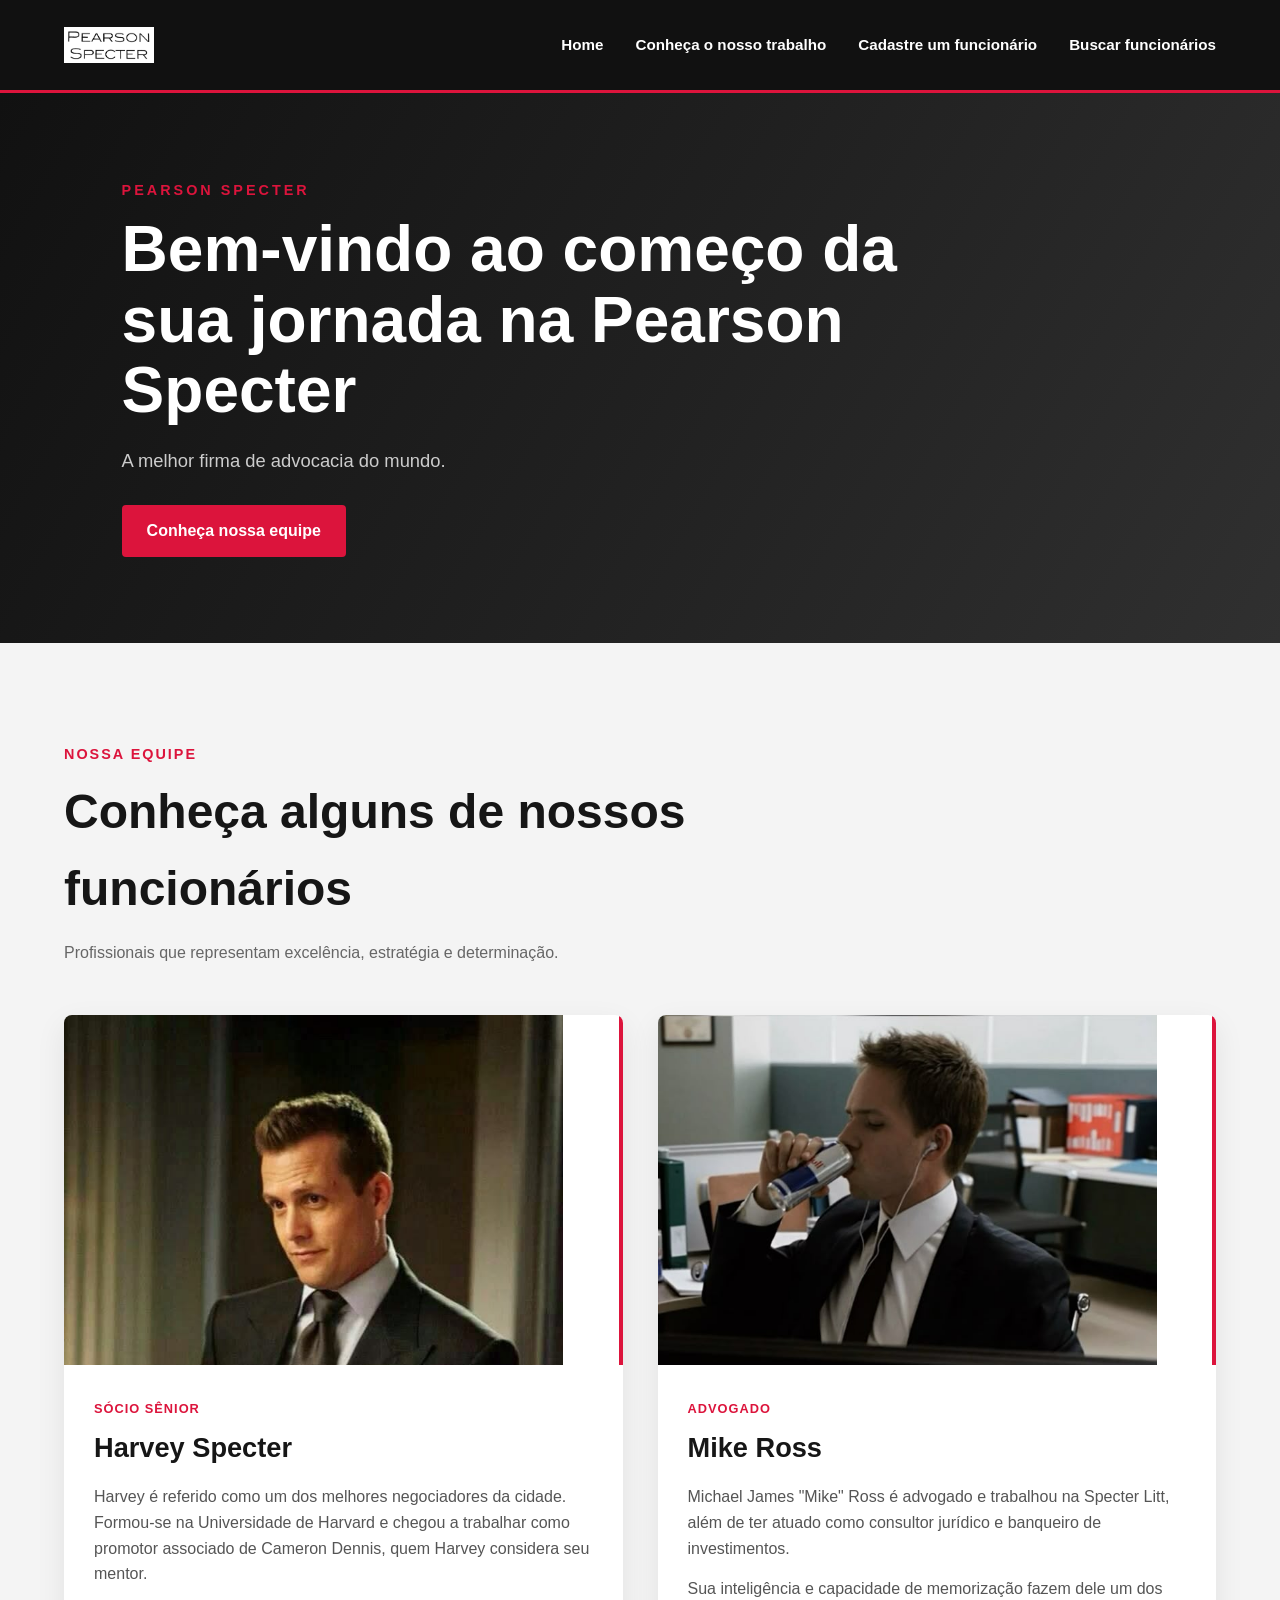
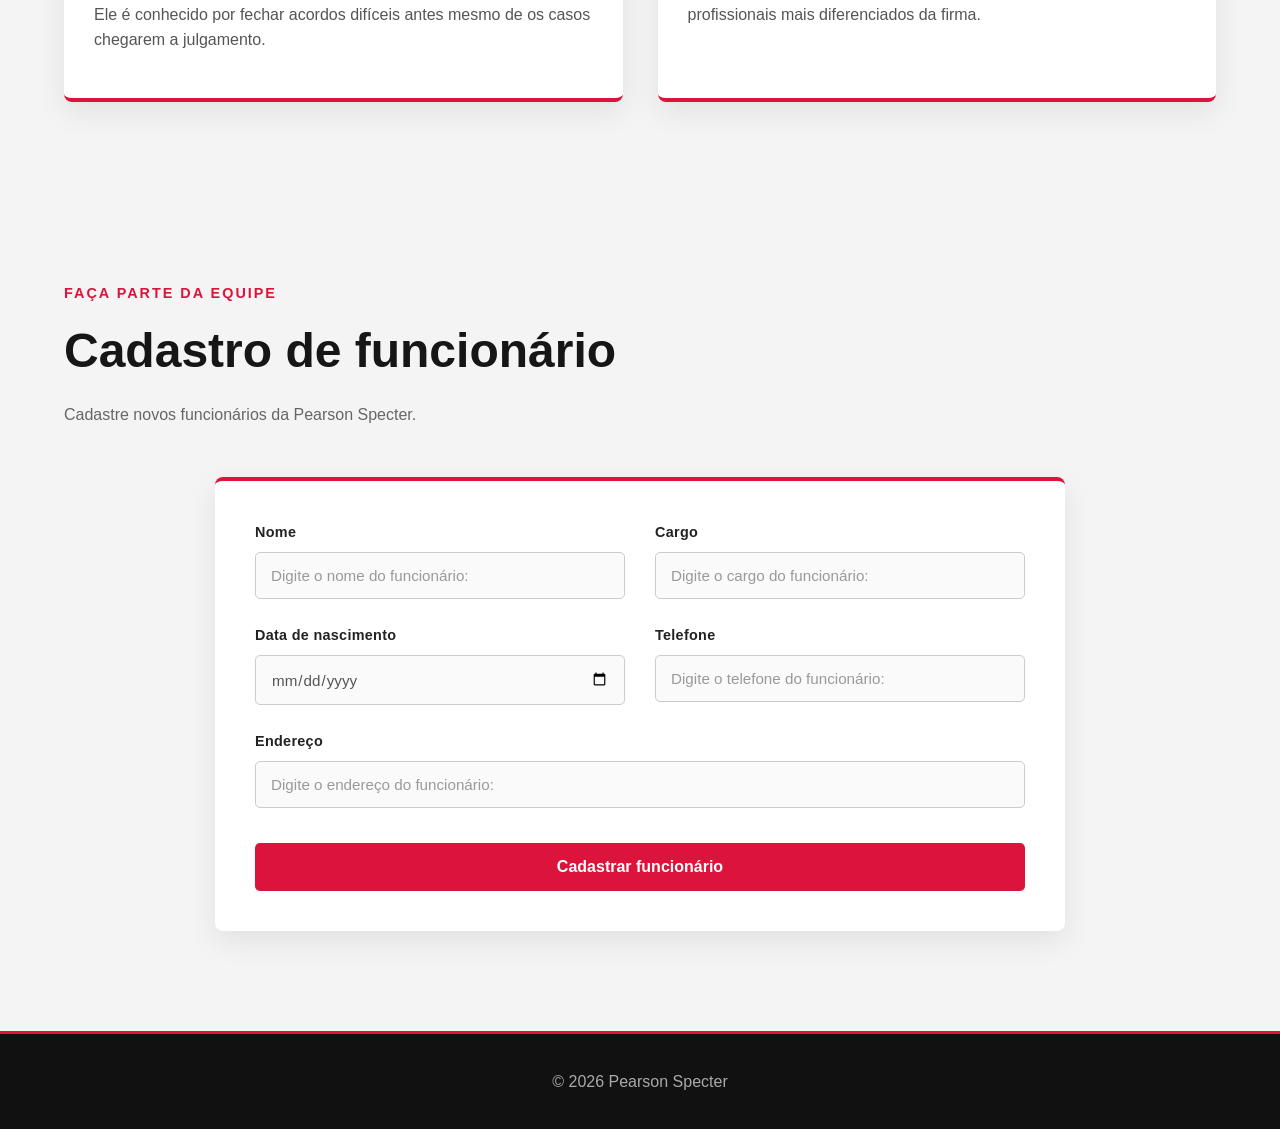
<file: company/index.html>
<!DOCTYPE html>
<html lang="pt-br">

<head>
    <meta charset="UTF-8">
    <meta name="viewport" content="width=device-width, initial-scale=1.0">

    <title>Pearson Specter - Cadastro Funcionário</title>

    <link rel="stylesheet" href="./css/index.css">
</head>

<body>

    <header class="header">
        <nav class="nav">

            <div id="logo">
                <a href="index.html">
                    <img
                        src="./img/Pearson_Specter.webp"
                        alt="Logo Pearson Specter">
                </a>
            </div>

            <ul id="links">
                <li>
                    <a href="#home">Home</a>
                </li>

                <li>
                    <a href="#funcionarios">Conheça o nosso trabalho</a>
                </li>

                <li>
                    <a href="#cadastro">Cadastre um funcionário</a>
                </li>
                <li>
                    <a href="search.html">Buscar funcionários</a>
                </li>
            </ul>

        </nav>
    </header>


    <main>

        <section id="home" class="hero">

            <div class="hero-content">

                <span class="hero-subtitle">
                    Pearson Specter
                </span>

                <h1>
                    Bem-vindo ao começo da sua jornada na Pearson Specter
                </h1>

                <p>
                    A melhor firma de advocacia do mundo.
                </p>

                <a href="#funcionarios" class="hero-button">
                    Conheça nossa equipe
                </a>

            </div>

        </section>


        <section id="funcionarios" class="employees-section">

            <div class="section-title">

                <span>Nossa equipe</span>

                <h2>
                    Conheça alguns de nossos funcionários
                </h2>

                <p>
                    Profissionais que representam excelência,
                    estratégia e determinação.
                </p>

            </div>


            <div class="cards">

                <article class="card">

                    <div class="card-image">
                        <img
                            src="./img/harvey1.jpg"
                            alt="Harvey Specter">
                    </div>

                    <div class="card-content">

                        <span class="position">
                            Sócio Sênior
                        </span>

                        <h3>Harvey Specter</h3>

                        <p>
                            Harvey é referido como um dos melhores
                            negociadores da cidade. Formou-se na
                            Universidade de Harvard e chegou a trabalhar
                            como promotor associado de Cameron Dennis,
                            quem Harvey considera seu mentor.
                        </p>

                        <p>
                            Ele é conhecido por fechar acordos difíceis
                            antes mesmo de os casos chegarem a julgamento.
                        </p>

                    </div>

                </article>


                <article class="card">

                    <div class="card-image">
                        <img
                            src="./img/Suits _ Mike Ross.jpg"
                            alt="Mike Ross">
                    </div>

                    <div class="card-content">

                        <span class="position">
                            Advogado
                        </span>

                        <h3>Mike Ross</h3>

                        <p>
                            Michael James "Mike" Ross é advogado e
                            trabalhou na Specter Litt, além de ter atuado
                            como consultor jurídico e banqueiro de
                            investimentos.
                        </p>

                        <p>
                            Sua inteligência e capacidade de memorização
                            fazem dele um dos profissionais mais
                            diferenciados da firma.
                        </p>

                    </div>

                </article>

            </div>

        </section>


        <section id="cadastro" class="register-section">

            <div class="section-title">

                <span>Faça parte da equipe</span>

                <h2>Cadastro de funcionário</h2>

                <p>
                    Cadastre novos funcionários da Pearson Specter.
                </p>

            </div>

            <form action="./php/insert.php" method="post">
                <div class="fields">
                    <label for="name">Nome</label>
                    <input type="text" name="name" placeholder="Digite o nome do funcionário:" required>
                </div>
                <div class="fields">
                    <label for="position">Cargo</label>
                    <input type="text" name="position" placeholder="Digite o cargo do funcionário:" required>
                </div>
                <div class="fields">
                    <label for="date">Data de nascimento</label>
                    <input type="date" name="birthdate" id="date">
                </div>
                <div class="fields">
                    <label for="phone">Telefone</label>
                    <input type="text" name="phone" placeholder="Digite o telefone do funcionário:" maxlength="15" required>
                </div>
                <div class="fields">
                    <label for="address">Endereço</label>
                    <input type="text" name="address" placeholder="Digite o endereço do funcionário:" required>
                </div>
                <button type="submit">Cadastrar funcionário</button>
            </form>

        </section>

    </main>


    <footer class="footer">

        <p>
            © 2026 Pearson Specter
        </p>

    </footer>

</body>

</html>
</file>
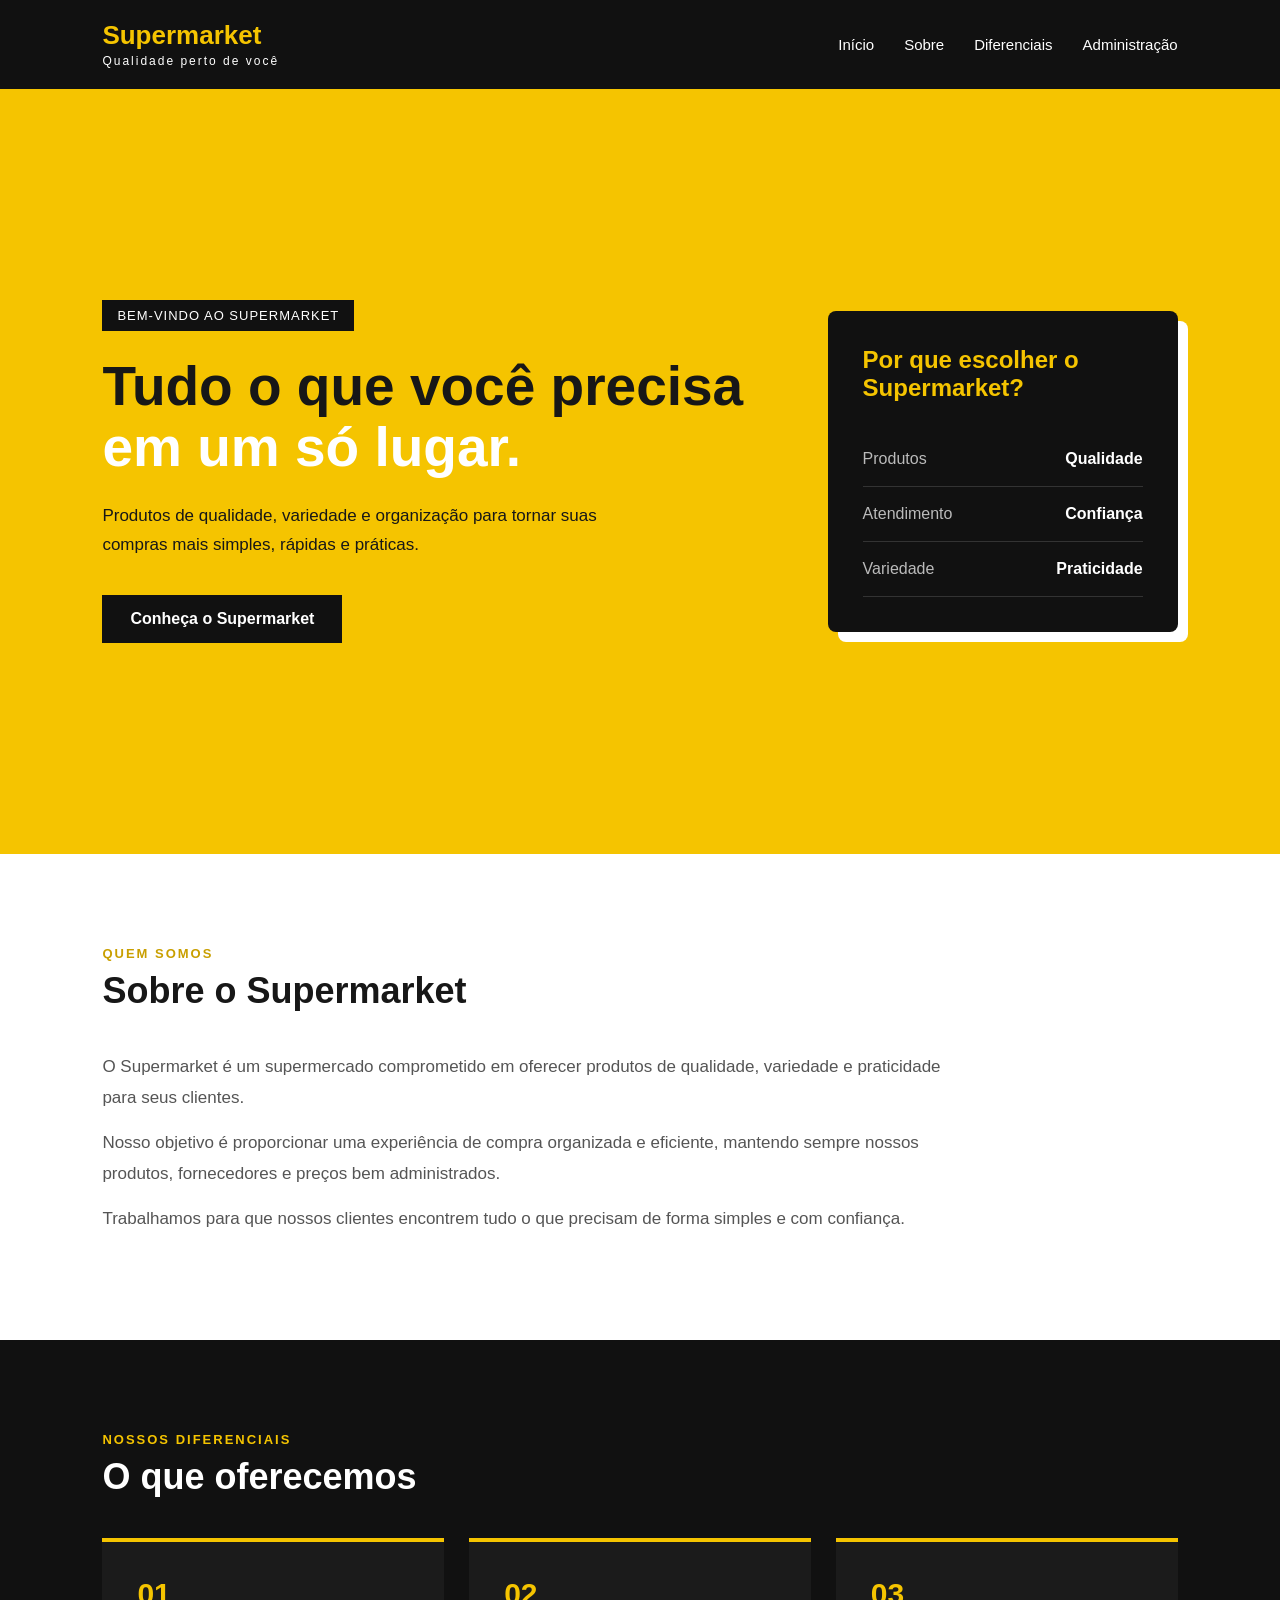
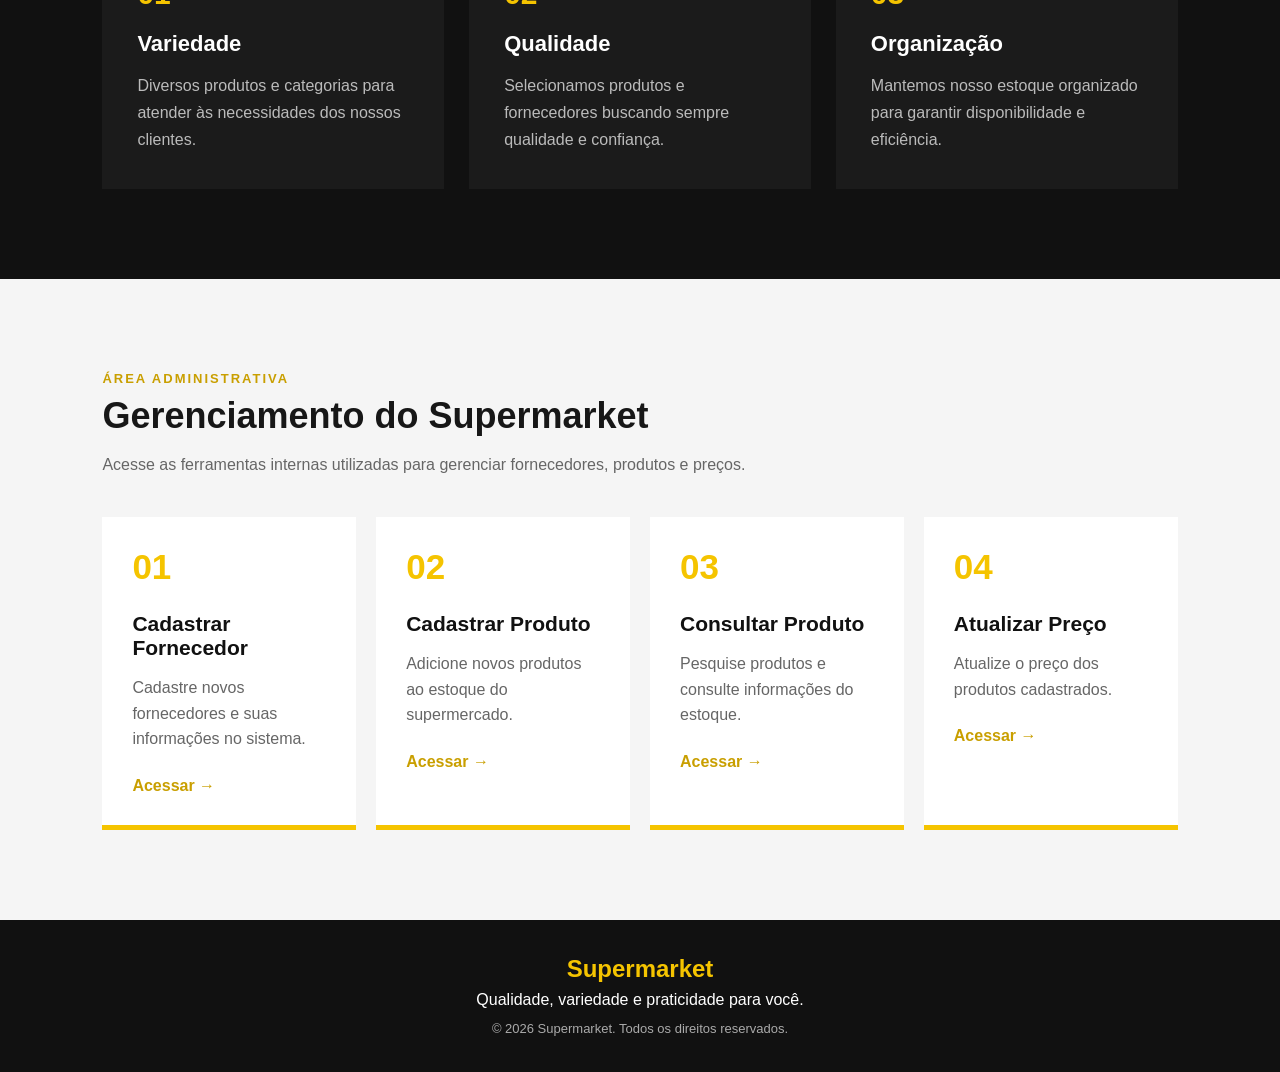
<file: supermarket/index.html>
<!DOCTYPE html>
<html lang="pt-br">

<head>
    <meta charset="UTF-8">
    <meta name="viewport" content="width=device-width, initial-scale=1.0">

    <title>Supermarket</title>

    <link rel="stylesheet" href="./css/style.css">
</head>

<body>

    <header class="header">

        <div class="logo">
            <h1>Supermarket</h1>
            <span>Qualidade perto de você</span>
        </div>

        <nav class="navbar">
            <a href="#home">Início</a>
            <a href="#about">Sobre</a>
            <a href="#benefits">Diferenciais</a>
            <a href="#services">Administração</a>
        </nav>

    </header>

    <main>

        <section class="hero" id="home">

            <div class="hero-content">

                <span class="hero-tag">
                    Bem-vindo ao Supermarket
                </span>

                <h2>
                    Tudo o que você precisa
                    <strong>em um só lugar.</strong>
                </h2>

                <p>
                    Produtos de qualidade, variedade e organização para tornar
                    suas compras mais simples, rápidas e práticas.
                </p>

                <a href="#about" class="btn-primary">
                    Conheça o Supermarket
                </a>

            </div>

            <div class="hero-card">

                <h3>Por que escolher o Supermarket?</h3>

                <div class="info">
                    <span>Produtos</span>
                    <strong>Qualidade</strong>
                </div>

                <div class="info">
                    <span>Atendimento</span>
                    <strong>Confiança</strong>
                </div>

                <div class="info">
                    <span>Variedade</span>
                    <strong>Praticidade</strong>
                </div>

            </div>

        </section>


        <section class="about" id="about">

            <div class="section-title">

                <span>Quem Somos</span>

                <h2>Sobre o Supermarket</h2>

            </div>

            <div class="about-content">

                <p>
                    O Supermarket é um supermercado comprometido em oferecer
                    produtos de qualidade, variedade e praticidade para seus
                    clientes.
                </p>

                <p>
                    Nosso objetivo é proporcionar uma experiência de compra
                    organizada e eficiente, mantendo sempre nossos produtos,
                    fornecedores e preços bem administrados.
                </p>

                <p>
                    Trabalhamos para que nossos clientes encontrem tudo o que
                    precisam de forma simples e com confiança.
                </p>

            </div>

        </section>


        <section class="benefits" id="benefits">

            <div class="section-title">

                <span>Nossos Diferenciais</span>

                <h2>O que oferecemos</h2>

            </div>

            <div class="benefits-container">

                <div class="benefit-card">

                    <span>01</span>

                    <h3>Variedade</h3>

                    <p>
                        Diversos produtos e categorias para atender às
                        necessidades dos nossos clientes.
                    </p>

                </div>


                <div class="benefit-card">

                    <span>02</span>

                    <h3>Qualidade</h3>

                    <p>
                        Selecionamos produtos e fornecedores buscando sempre
                        qualidade e confiança.
                    </p>

                </div>


                <div class="benefit-card">

                    <span>03</span>

                    <h3>Organização</h3>

                    <p>
                        Mantemos nosso estoque organizado para garantir
                        disponibilidade e eficiência.
                    </p>

                </div>

            </div>

        </section>


        <section class="services" id="services">

            <div class="section-title">

                <span>Área Administrativa</span>

                <h2>Gerenciamento do Supermarket</h2>

                <p class="section-description">
                    Acesse as ferramentas internas utilizadas para gerenciar
                    fornecedores, produtos e preços.
                </p>

            </div>

            <div class="services-container">


                <a href="./html/register-supplier.html" class="service-card">

                    <div class="card-number">
                        01
                    </div>

                    <h3>Cadastrar Fornecedor</h3>

                    <p>
                        Cadastre novos fornecedores e suas informações no sistema.
                    </p>

                    <span class="card-link">
                        Acessar →
                    </span>

                </a>


                <a href="./html/register-product.php" class="service-card">

                    <div class="card-number">
                        02
                    </div>

                    <h3>Cadastrar Produto</h3>

                    <p>
                        Adicione novos produtos ao estoque do supermercado.
                    </p>

                    <span class="card-link">
                        Acessar →
                    </span>

                </a>


                <a href="./html/consult-product.php" class="service-card">

                    <div class="card-number">
                        03
                    </div>

                    <h3>Consultar Produto</h3>

                    <p>
                        Pesquise produtos e consulte informações do estoque.
                    </p>

                    <span class="card-link">
                        Acessar →
                    </span>

                </a>


                <a href="./html/update-price.php" class="service-card">

                    <div class="card-number">
                        04
                    </div>

                    <h3>Atualizar Preço</h3>

                    <p>
                        Atualize o preço dos produtos cadastrados.
                    </p>

                    <span class="card-link">
                        Acessar →
                    </span>

                </a>

            </div>

        </section>

    </main>


    <footer class="footer">

        <h3>Supermarket</h3>

        <p>
            Qualidade, variedade e praticidade para você.
        </p>

        <span>
            © 2026 Supermarket. Todos os direitos reservados.
        </span>

    </footer>

</body>

</html>
</file>
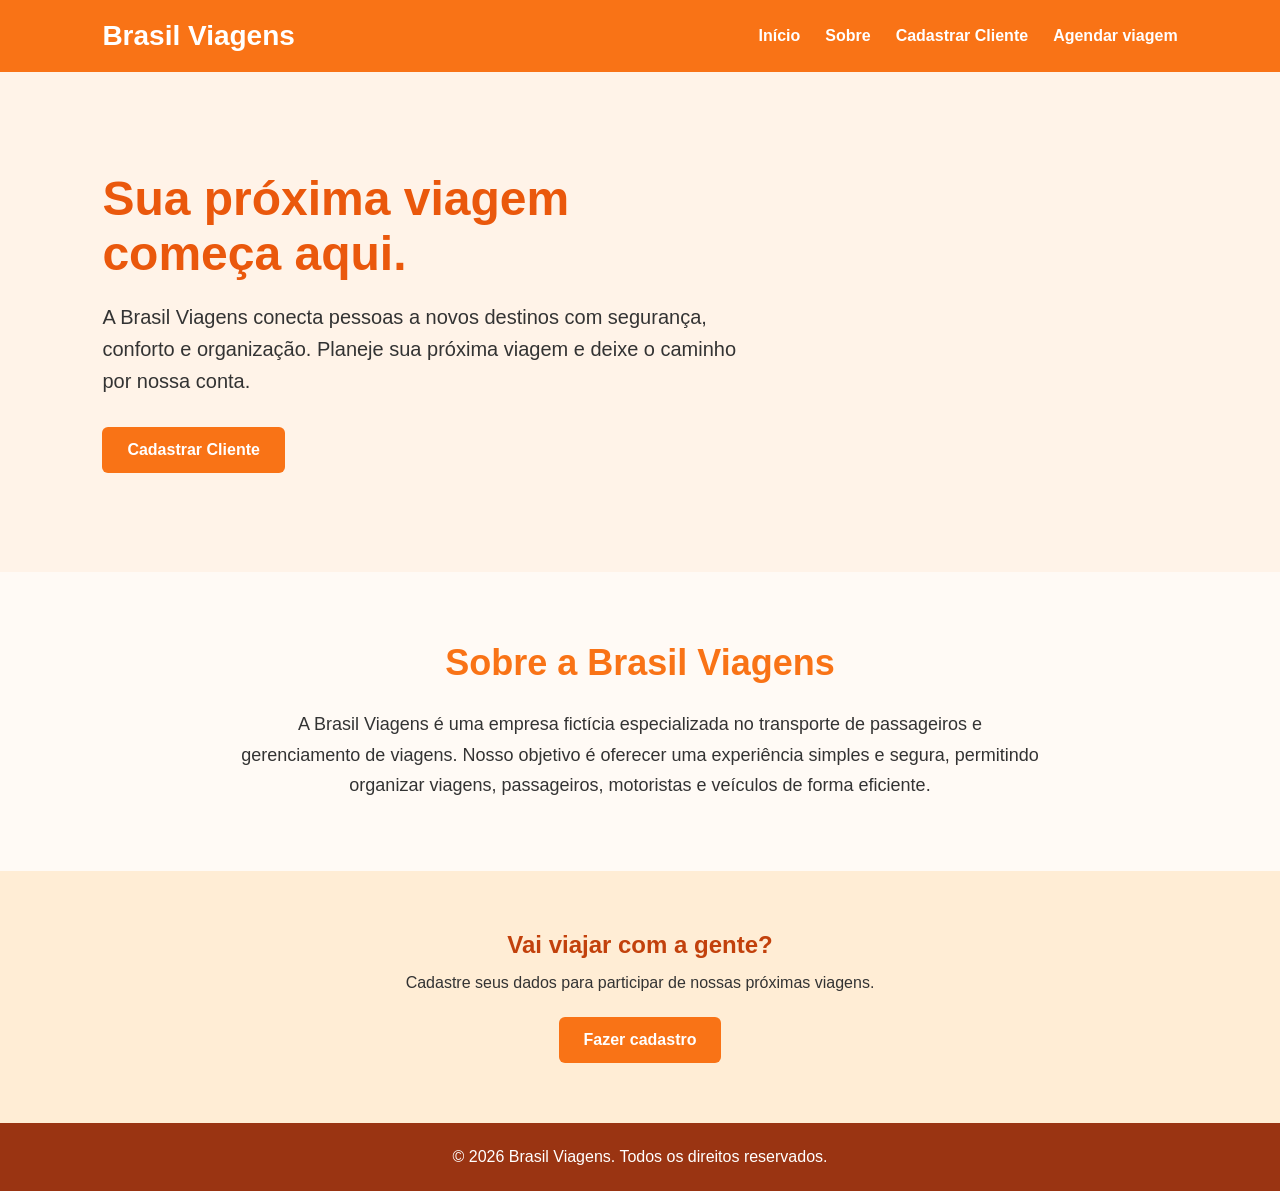
<file: travel/index.html>
<!DOCTYPE html>
<html lang="pt-br">

<head>
    <meta charset="UTF-8">
    <meta name="viewport" content="width=device-width, initial-scale=1.0">
    <title>Brasil Bus</title>
    <link rel="stylesheet" href="css/style.css">
</head>

<body>

    <header class="header">
        <h1 class="logo">Brasil Viagens</h1>

        <nav class="nav">
            <a href="#inicio">Início</a>
            <a href="#sobre">Sobre</a>
            <a href="html/register-client.html">Cadastrar Cliente</a>
            <a href="html/schedule-travel.php">Agendar viagem</a>
        </nav>
    </header>

    <main>

        <section class="introduction" id="inicio">
            <div class="introduction-content">
                <h2>Sua próxima viagem começa aqui.</h2>

                <p>
                    A Brasil Viagens conecta pessoas a novos destinos
                    com segurança, conforto e organização.
                    Planeje sua próxima viagem e deixe o caminho por nossa conta.
                </p>

                <a href="html/register-client.html" class="button">
                    Cadastrar Cliente
                </a>
            </div>
        </section>

        <section class="about" id="sobre">
            <h2>Sobre a Brasil Viagens</h2>

            <p>
                A Brasil Viagens é uma empresa fictícia especializada no transporte
                de passageiros e gerenciamento de viagens.
                Nosso objetivo é oferecer uma experiência simples e segura,
                permitindo organizar viagens, passageiros, motoristas e veículos
                de forma eficiente.
            </p>
        </section>

        <section class="register">
            <h2>Vai viajar com a gente?</h2>

            <p>
                Cadastre seus dados para participar de nossas próximas viagens.
            </p>

            <a href="html/register-client.html" class="button">
                Fazer cadastro
            </a>
        </section>

    </main>

    <footer class="footer">
        <p>&copy; 2026 Brasil Viagens. Todos os direitos reservados.</p>
    </footer>

</body>

</html>
</file>
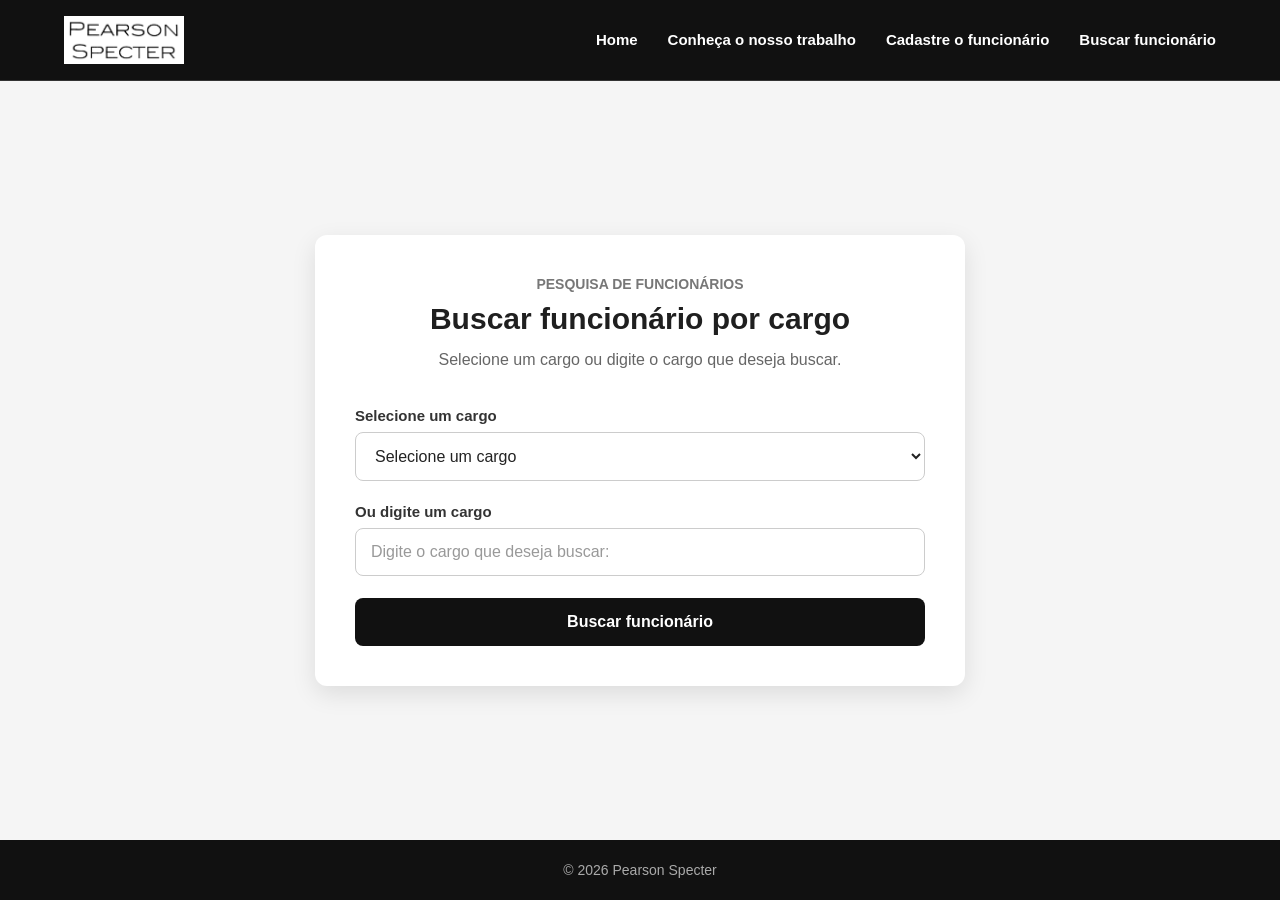
<file: company/search.html>
<!DOCTYPE html>
<html lang="pt-br">

<head>
    <meta charset="UTF-8">
    <meta name="viewport" content="width=device-width, initial-scale=1.0">

    <title>Pearson Specter - Buscar Funcionário</title>
    <link rel="stylesheet" href="./css/search.css">
</head>

<body>

    <header class="header">

        <nav class="nav">

            <div id="logo">
                <a href="index.html">
                    <img src="./img/Pearson_Specter.webp" alt="Logo Pearson Specter">
                </a>
            </div>

            <ul id="links">

                <li>
                    <a href="index.html">Home</a>
                </li>

                <li>
                    <a href="index.html#funcionarios">
                        Conheça o nosso trabalho
                    </a>
                </li>

                <li>
                    <a href="index.html#cadastro">
                        Cadastre o funcionário
                    </a>
                </li>

                <li>
                    <a href="search.html">
                        Buscar funcionário
                    </a>
                </li>

            </ul>

        </nav>

    </header>


    <main>

        <section class="register-section">

            <div class="section-title">

                <span>Pesquisa de funcionários</span>

                <h2>Buscar funcionário por cargo</h2>

                <p>
                    Selecione um cargo ou digite o cargo que deseja buscar.
                </p>

            </div>


            <form action="./php/search.php" method="post">

                <div class="fields">

                    <label for="positionSelect">
                        Selecione um cargo
                    </label>

                    <select name="positionSelect" id="positionSelect">

                        <option value="">
                            Selecione um cargo
                        </option>

                        <option value="Advogado">
                            Advogado
                        </option>

                        <option value="Sócio Sênior">
                            Sócio Sênior
                        </option>

                        <option value="Sócio Júnior">
                            Sócio Júnior
                        </option>

                        <option value="Assistente Jurídico">
                            Assistente Jurídico
                        </option>

                        <option value="Estagiário">
                            Estagiário
                        </option>

                    </select>

                </div>


                <div class="fields">

                    <label for="position">
                        Ou digite um cargo
                    </label>

                    <input type="text" name="position" id="position" placeholder="Digite o cargo que deseja buscar:">

                </div>


                <button type="submit">
                    Buscar funcionário
                </button>

            </form>

        </section>

    </main>


    <footer class="footer">

        <p>
            © 2026 Pearson Specter
        </p>

    </footer>

</body>

</html>
</file>
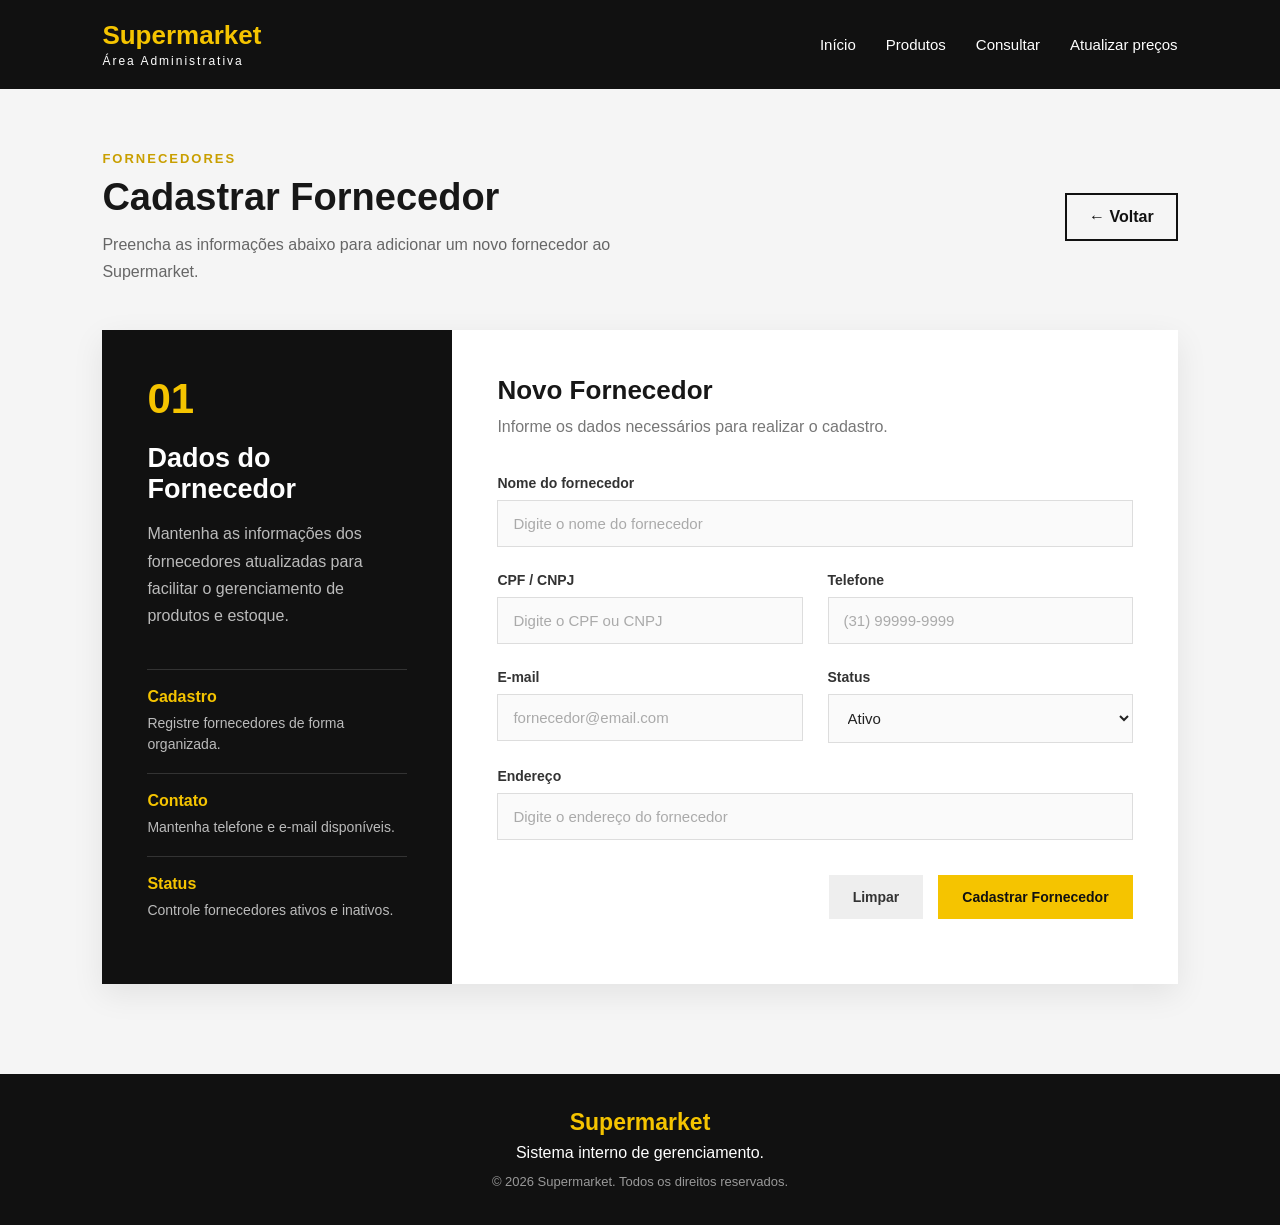
<file: supermarket/html/register-supplier.html>
<!DOCTYPE html>
<html lang="pt-br">

<head>
    <meta charset="UTF-8">
    <meta name="viewport" content="width=device-width, initial-scale=1.0">

    <title>Cadastrar Fornecedor - Supermarket</title>

    <link rel="stylesheet" href="../css/register-supplier.css">
</head>

<body>

    <header class="header">

        <div class="logo">
            <h1>Supermarket</h1>
            <span>Área Administrativa</span>
        </div>

        <nav class="navbar">
            <a href="./index.html">Início</a>
            <a href="./register-product.php">Produtos</a>
            <a href="./consult-product.php">Consultar</a>
            <a href="./update-price.php">Atualizar preços</a>
        </nav>

    </header>

    <main class="main">

        <section class="page-header">

            <div>
                <span class="page-tag">Fornecedores</span>

                <h2>Cadastrar Fornecedor</h2>

                <p>
                    Preencha as informações abaixo para adicionar um novo
                    fornecedor ao Supermarket.
                </p>
            </div>

            <a href="../index.html" class="back-button">
                ← Voltar
            </a>

        </section>

        <section class="form-section">

            <div class="form-info">

                <span>01</span>

                <h3>Dados do Fornecedor</h3>

                <p>
                    Mantenha as informações dos fornecedores atualizadas
                    para facilitar o gerenciamento de produtos e estoque.
                </p>

                <div class="info-item">
                    <strong>Cadastro</strong>
                    <p>Registre fornecedores de forma organizada.</p>
                </div>

                <div class="info-item">
                    <strong>Contato</strong>
                    <p>Mantenha telefone e e-mail disponíveis.</p>
                </div>

                <div class="info-item">
                    <strong>Status</strong>
                    <p>Controle fornecedores ativos e inativos.</p>
                </div>

            </div>

            <form
                class="supplier-form"
                action="../php/register_supplier.php"
                method="post"
            >

                <div class="form-title">
                    <h3>Novo Fornecedor</h3>

                    <p>
                        Informe os dados necessários para realizar o cadastro.
                    </p>
                </div>

                <div class="form-group full-width">

                    <label for="name">
                        Nome do fornecedor
                    </label>

                    <input
                        type="text"
                        id="name"
                        name="name"
                        placeholder="Digite o nome do fornecedor"
                        maxlength="150"
                        required
                    >

                </div>

                <div class="form-row">

                    <div class="form-group">

                        <label for="tax_id">
                            CPF / CNPJ
                        </label>

                        <input
                            type="text"
                            id="tax_id"
                            name="tax_id"
                            placeholder="Digite o CPF ou CNPJ"
                            maxlength="30"
                            required
                        >

                    </div>

                    <div class="form-group">

                        <label for="phone">
                            Telefone
                        </label>

                        <input
                            type="tel"
                            id="phone"
                            name="phone"
                            placeholder="(31) 99999-9999"
                            maxlength="30"
                        >

                    </div>

                </div>

                <div class="form-row">

                    <div class="form-group">

                        <label for="email">
                            E-mail
                        </label>

                        <input
                            type="email"
                            id="email"
                            name="email"
                            placeholder="fornecedor@email.com"
                            maxlength="150"
                        >

                    </div>

                    <div class="form-group">

                        <label for="status">
                            Status
                        </label>

                        <select
                            id="status"
                            name="status"
                            required
                        >

                            <option value="ACTIVE">
                                Ativo
                            </option>

                            <option value="INACTIVE">
                                Inativo
                            </option>

                        </select>

                    </div>

                </div>

                <div class="form-group full-width">

                    <label for="address">
                        Endereço
                    </label>

                    <input
                        type="text"
                        id="address"
                        name="address"
                        placeholder="Digite o endereço do fornecedor"
                        maxlength="255"
                    >

                </div>

                <div class="form-actions">

                    <button
                        type="reset"
                        class="btn-secondary"
                    >
                        Limpar
                    </button>

                    <button
                        type="submit"
                        class="btn-primary"
                    >
                        Cadastrar Fornecedor
                    </button>

                </div>

            </form>

        </section>

    </main>

    <footer class="footer">

        <h3>Supermarket</h3>

        <p>
            Sistema interno de gerenciamento.
        </p>

        <span>
            © 2026 Supermarket. Todos os direitos reservados.
        </span>

    </footer>

</body>

</html>
</file>
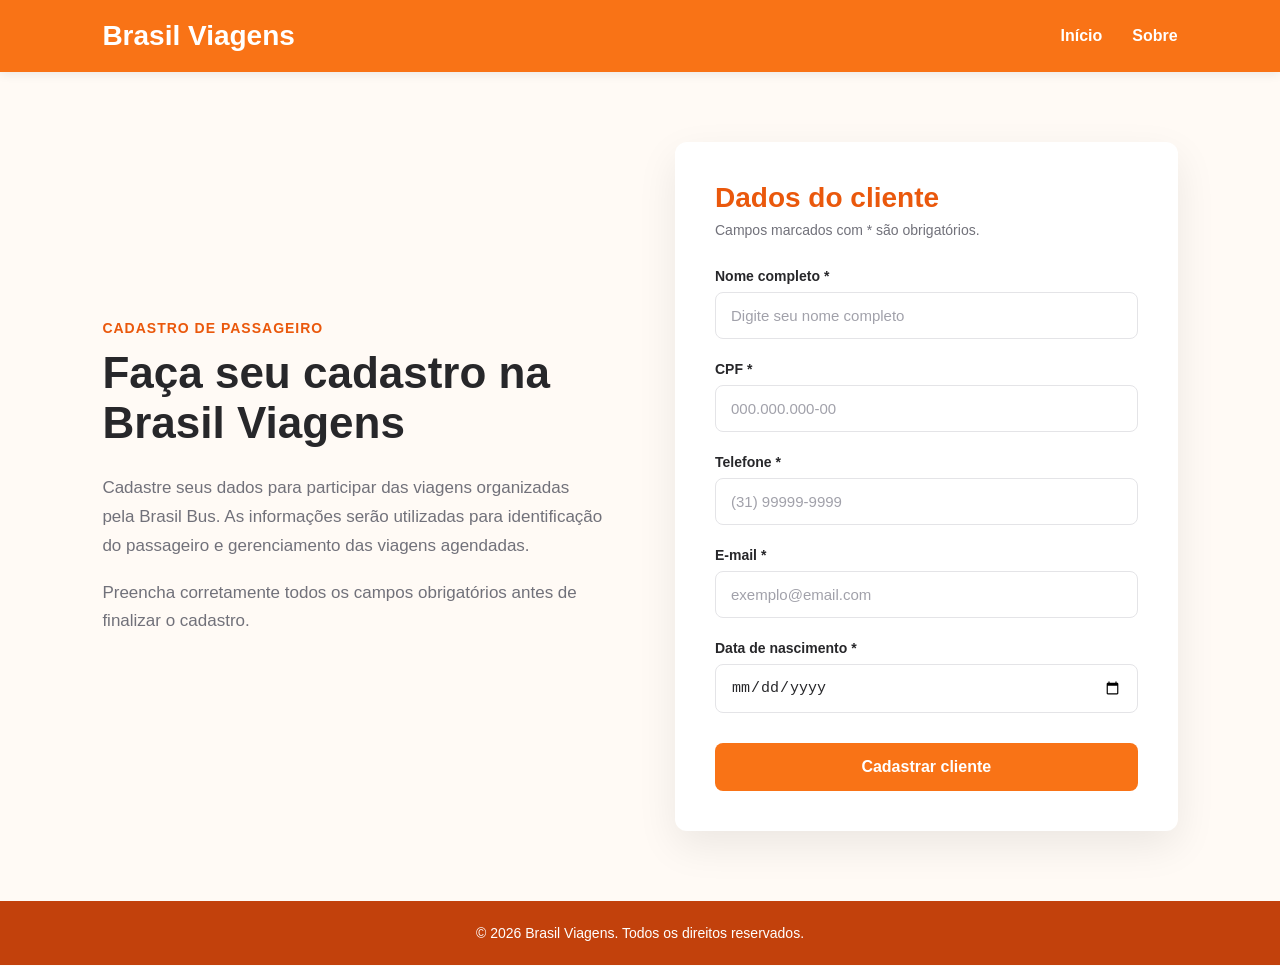
<file: travel/html/register-client.html>
<!DOCTYPE html>
<html lang="pt-br">

<head>
    <meta charset="UTF-8">
    <meta name="viewport" content="width=device-width, initial-scale=1.0">

    <title>Cadastro de Cliente | Brasil Viagens</title>

    <link rel="stylesheet" href="../css/register_client.css">
</head>

<body>

    <header class="header">

        <a href="../index.html" class="logo">
            Brasil Viagens
        </a>

        <nav class="nav">
            <a href="../index.html">Início</a>
            <a href="../index.html#sobre">Sobre</a>
        </nav>

    </header>


    <main class="main">

        <section class="register-container">

            <div class="register-info">

                <span class="subtitle">
                    Cadastro de passageiro
                </span>

                <h1>
                    Faça seu cadastro na Brasil Viagens
                </h1>

                <p>
                    Cadastre seus dados para participar das viagens organizadas
                    pela Brasil Bus. As informações serão utilizadas para
                    identificação do passageiro e gerenciamento das viagens
                    agendadas.
                </p>

                <p>
                    Preencha corretamente todos os campos obrigatórios antes
                    de finalizar o cadastro.
                </p>

            </div>


            <div class="form-container">

                <div class="form-header">

                    <h2>Dados do cliente</h2>

                    <p>
                        Campos marcados com * são obrigatórios.
                    </p>

                </div>


                <form action="../php/registerClient.php" method="post">

                    <div class="form-group">

                        <label for="name_client">
                            Nome completo *
                        </label>

                        <input
                            type="text"
                            id="name_client"
                            name="name_client"
                            maxlength="100"
                            placeholder="Digite seu nome completo"
                            autocomplete="name"
                            required
                        >

                    </div>


                    <div class="form-group">

                        <label for="cpf">
                            CPF *
                        </label>

                        <input
                            type="text"
                            id="cpf"
                            name="cpf"
                            maxlength="14"
                            placeholder="000.000.000-00"
                            inputmode="numeric"
                            autocomplete="off"
                            required
                        >

                    </div>


                    <div class="form-group">

                        <label for="phone_number">
                            Telefone *
                        </label>

                        <input
                            type="tel"
                            id="phone_number"
                            name="phone_number"
                            maxlength="20"
                            placeholder="(31) 99999-9999"
                            autocomplete="tel"
                            required
                        >

                    </div>


                    <div class="form-group">

                        <label for="email">
                            E-mail *
                        </label>

                        <input
                            type="email"
                            id="email"
                            name="email"
                            maxlength="320"
                            placeholder="exemplo@email.com"
                            autocomplete="email"
                            required
                        >

                    </div>


                    <div class="form-group">

                        <label for="birth_date">
                            Data de nascimento *
                        </label>

                        <input
                            type="date"
                            id="birth_date"
                            name="birthdate"
                            required
                        >

                    </div>


                    <button type="submit" class="submit-button">
                        Cadastrar cliente
                    </button>

                </form>

            </div>

        </section>

    </main>


    <footer class="footer">

        <p>
            &copy; 2026 Brasil Viagens. Todos os direitos reservados.
        </p>

    </footer>

</body>

</html>
</file>
<file: company/css/index.css>
* {
    margin: 0;
    padding: 0;
    box-sizing: border-box;
}

html {
    scroll-behavior: smooth;
}

body {
    min-height: 100vh;

    font-family: Arial, Helvetica, sans-serif;

    background-color: #f4f4f4;
    color: #202020;

    line-height: 1.6;
}

img {
    display: block;
    max-width: 100%;
}

.header {
    width: 100%;

    background-color: #111111;

    border-bottom: 3px solid crimson;

    position: sticky;
    top: 0;

    z-index: 1000;
}

.nav {
    width: min(1200px, 90%);
    min-height: 90px;

    margin: 0 auto;

    display: flex;
    justify-content: space-between;
    align-items: center;

    gap: 3rem;
}


#logo img {
    width: 90px;

    transition: 0.3s;
}

#logo img:hover {
    transform: scale(1.05);
}



#links {
    display: flex;
    align-items: center;

    gap: 2rem;

    list-style: none;
}

#links a {
    color: white;

    text-decoration: none;

    font-size: 0.95rem;
    font-weight: bold;

    transition: 0.3s;

    position: relative;
}

#links a::after {
    content: "";

    position: absolute;

    left: 0;
    bottom: -7px;

    width: 0;
    height: 2px;

    background-color: crimson;

    transition: 0.3s;
}

#links a:hover {
    color: crimson;
}

#links a:hover::after {
    width: 100%;
}

.hero {
    min-height: 550px;

    display: flex;
    align-items: center;

    padding: 80px 5%;

    background:
        linear-gradient(
            120deg,
            #111111,
            #202020,
            #303030
        );

    color: white;
}

.hero-content {
    width: min(1200px, 90%);

    margin: 0 auto;
}

.hero-subtitle {
    display: block;

    margin-bottom: 12px;

    color: crimson;

    font-size: 0.9rem;
    font-weight: bold;

    text-transform: uppercase;
    letter-spacing: 3px;
}

.hero h1 {
    max-width: 800px;

    font-size: clamp(2.3rem, 5vw, 4.5rem);

    line-height: 1.1;

    margin-bottom: 20px;
}

.hero p {
    max-width: 600px;

    margin-bottom: 30px;

    color: #cccccc;

    font-size: 1.15rem;
}

.hero-button {
    display: inline-block;

    padding: 13px 25px;

    background-color: crimson;

    color: white;

    text-decoration: none;

    font-weight: bold;

    border-radius: 4px;

    transition: 0.3s;
}

.hero-button:hover {
    background-color: #a70e2d;

    transform: translateY(-2px);
}



.employees-section {
    width: min(1200px, 90%);

    margin: 0 auto;

    padding: 100px 0;
}

.section-title {
    max-width: 700px;

    margin-bottom: 50px;
}

.section-title span {
    display: block;

    margin-bottom: 8px;

    color: crimson;

    font-size: 0.9rem;
    font-weight: bold;

    text-transform: uppercase;
    letter-spacing: 2px;
}

.section-title h2 {
    margin-bottom: 12px;

    font-size: clamp(2rem, 4vw, 3rem);

    color: #161616;
}

.section-title p {
    color: #666666;
}



.cards {
    display: grid;

    grid-template-columns: repeat(2, 1fr);

    gap: 35px;
}

.card {
    background-color: white;

    border-radius: 8px;

    overflow: hidden;

    border-bottom: 4px solid crimson;

    box-shadow:
        0 10px 30px rgba(0, 0, 0, 0.08);

    transition:
        transform 0.3s,
        box-shadow 0.3s;
}

.card:hover {
    transform: translateY(-7px);

    box-shadow:
        0 18px 40px rgba(0, 0, 0, 0.14);
}

.card-image {
    height: 350px;
    overflow: hidden;
    border-right: 4px crimson solid;
}

.card-image img {
    width: 90%;
    height: 100%;
    object-fit: cover;
    object-position: top center;
}

.card:hover .card-image img {
    transform: scale(1.04);
}

.card-content {
    padding: 30px;
}

.position {
    color: crimson;

    font-size: 0.8rem;
    font-weight: bold;

    text-transform: uppercase;

    letter-spacing: 1px;
}

.card h3 {
    margin: 5px 0 15px;

    font-size: 1.7rem;

    color: #161616;
}

.card p {
    margin-bottom: 15px;

    color: #555555;
}

.register-section {
    width: min(1200px, 90%);

    margin: 0 auto;

    padding: 80px 0 100px;
}

.register-section form {
    width: 100%;
    max-width: 850px;

    margin: 0 auto;

    padding: 40px;

    background-color: #ffffff;

    border-radius: 8px;

    border-top: 4px solid crimson;

    box-shadow:
        0 10px 30px rgba(0, 0, 0, 0.08);

    display: grid;

    grid-template-columns: repeat(2, 1fr);

    gap: 25px 30px;
}

.fields {
    display: flex;

    flex-direction: column;

    gap: 8px;
}

.fields:nth-child(5) {
    grid-column: 1 / -1;
}

.fields label {
    color: #222222;

    font-size: 0.9rem;

    font-weight: bold;

    letter-spacing: 0.3px;
}

.fields input {
    width: 100%;

    padding: 14px 15px;

    border: 1px solid #cccccc;

    border-radius: 5px;

    outline: none;

    background-color: #fafafa;

    color: #222222;

    font-family: Arial, Helvetica, sans-serif;

    font-size: 0.95rem;

    transition:
        border-color 0.3s,
        box-shadow 0.3s,
        background-color 0.3s;
}

.fields input::placeholder {
    color: #999999;
}

.fields input:hover {
    border-color: #999999;
}

.fields input:focus {
    border-color: crimson;

    background-color: #ffffff;

    box-shadow:
        0 0 0 3px rgba(220, 20, 60, 0.12);
}

.fields input[type="date"] {
    cursor: pointer;

    color: #555555;
}

.register-section form button {
    grid-column: 1 / -1;

    width: 100%;

    padding: 15px 20px;

    margin-top: 10px;

    border: none;

    border-radius: 5px;

    background-color: crimson;

    color: white;

    font-size: 1rem;

    font-weight: bold;

    cursor: pointer;

    transition:
        background-color 0.3s,
        transform 0.3s,
        box-shadow 0.3s;
}


.register-section form button:hover {
    background-color: #a70e2d;

    transform: translateY(-2px);

    box-shadow:
        0 8px 20px rgba(220, 20, 60, 0.25);
}

.register-section form button:active {
    transform: translateY(0);

    box-shadow: none;
}

@media (max-width: 750px) {

    .register-section form {
        grid-template-columns: 1fr;

        padding: 30px;

        gap: 20px;
    }


    .fields:nth-child(5) {
        grid-column: auto;
    }


    .register-section form button {
        grid-column: auto;
    }

}

@media (max-width: 500px) {

    .register-section form {
        padding: 22px 18px;

        border-radius: 6px;
    }


    .fields label {
        font-size: 0.85rem;
    }


    .fields input {
        padding: 13px;

        font-size: 0.9rem;
    }


    .register-section form button {
        padding: 14px;

        font-size: 0.95rem;
    }

}

.footer {
    padding: 35px 20px;

    background-color: #111111;

    color: #aaaaaa;

    text-align: center;

    border-top: 3px solid crimson;
}

@media (max-width: 850px) {

    .nav {
        flex-direction: column;

        padding: 20px 0;

        gap: 15px;
    }

    #links {
        justify-content: center;

        flex-wrap: wrap;

        gap: 20px;
    }

    .hero {
        min-height: 480px;

        padding: 60px 5%;
    }

    .cards {
        grid-template-columns: 1fr;
    }

    .card-image {
        height: 400px;
    }

}

@media (max-width: 550px) {

    .nav {
        width: 92%;
    }

    #logo img {
        width: 75px;
    }

    #links {
        gap: 12px;
    }

    #links li {
        text-align: center;
    }

    #links a {
        font-size: 0.85rem;
    }

    .hero {
        min-height: 430px;

        padding: 50px 4%;
    }

    .hero-content {
        width: 100%;
    }

    .hero h1 {
        font-size: 2.2rem;
    }

    .hero p {
        font-size: 1rem;
    }

    .employees-section,
    .register-section {
        width: 92%;

        padding: 65px 0;
    }

    .section-title {
        margin-bottom: 35px;
    }

    .card-image {
        height: 300px;
    }

    .card-content {
        padding: 22px;
    }

    .card h3 {
        font-size: 1.5rem;
    }

}

@media (max-width: 380px) {

    #links {
        flex-direction: column;
    }

    .hero h1 {
        font-size: 1.9rem;
    }

    .hero-button {
        width: 100%;

        text-align: center;
    }

}
</file>
<file: supermarket/css/style.css>
* {
    margin: 0;
    padding: 0;
    box-sizing: border-box;
}

html {
    scroll-behavior: smooth;
}

body {
    font-family: Arial, Helvetica, sans-serif;
    background-color: #ffffff;
    color: #171717;
}


.header {
    width: 100%;
    padding: 20px 8%;

    display: flex;
    justify-content: space-between;
    align-items: center;

    background-color: #111111;

    position: sticky;
    top: 0;
    z-index: 1000;
}

.logo h1 {
    color: #f5c400;
    font-size: 26px;
}

.logo span {
    color: #ffffff;
    font-size: 12px;
    letter-spacing: 2px;
}

.navbar {
    display: flex;
    gap: 30px;
}

.navbar a {
    color: #ffffff;
    text-decoration: none;
    font-size: 15px;

    transition: 0.3s;
}

.navbar a:hover {
    color: #f5c400;
}


.hero {
    min-height: 85vh;

    padding: 80px 8%;

    display: flex;
    align-items: center;
    justify-content: space-between;
    gap: 60px;

    background-color: #f5c400;
}

.hero-content {
    max-width: 650px;
}

.hero-tag {
    display: inline-block;

    padding: 8px 15px;
    margin-bottom: 25px;

    background-color: #111111;
    color: #ffffff;

    font-size: 13px;
    text-transform: uppercase;
    letter-spacing: 1px;
}

.hero-content h2 {
    font-size: 55px;
    line-height: 1.1;

    margin-bottom: 25px;
}

.hero-content h2 strong {
    display: block;
    color: #ffffff;
}

.hero-content p {
    max-width: 550px;

    font-size: 17px;
    line-height: 1.7;

    margin-bottom: 35px;
}

.btn-primary {
    display: inline-block;

    padding: 15px 28px;

    background-color: #111111;
    color: #ffffff;

    text-decoration: none;
    font-weight: bold;

    transition: 0.3s;
}

.btn-primary:hover {
    background-color: #ffffff;
    color: #111111;
}

.hero-card {
    width: 350px;

    background-color: #111111;
    color: #ffffff;

    padding: 35px;

    border-radius: 8px;

    box-shadow: 10px 10px 0 #ffffff;
}

.hero-card h3 {
    color: #f5c400;
    margin-bottom: 30px;

    font-size: 24px;
}

.info {
    display: flex;
    justify-content: space-between;

    padding: 18px 0;

    border-bottom: 1px solid #333333;
}

.info span {
    color: #bbbbbb;
}

.info strong {
    color: #ffffff;
}


.about,
.benefits,
.services {
    padding: 90px 8%;
}

.section-title {
    margin-bottom: 40px;
}

.section-title span {
    color: #c99f00;

    font-size: 13px;
    font-weight: bold;

    text-transform: uppercase;
    letter-spacing: 2px;
}

.section-title h2 {
    font-size: 36px;

    margin-top: 8px;
}


.about {
    background-color: #ffffff;
}

.about-content {
    max-width: 850px;
}

.about-content p {
    font-size: 17px;
    line-height: 1.8;

    margin-bottom: 15px;

    color: #555555;
}


.benefits {
    background-color: #111111;
    color: #ffffff;
}

.benefits .section-title span {
    color: #f5c400;
}

.benefits .section-title h2 {
    color: #ffffff;
}

.benefits-container {
    display: grid;
    grid-template-columns: repeat(3, 1fr);

    gap: 25px;
}

.benefit-card {
    padding: 35px;

    background-color: #1b1b1b;

    border-top: 4px solid #f5c400;

    transition: 0.3s;
}

.benefit-card:hover {
    transform: translateY(-6px);
}

.benefit-card span {
    color: #f5c400;

    font-size: 30px;
    font-weight: bold;
}

.benefit-card h3 {
    margin: 20px 0 15px;

    font-size: 22px;
}

.benefit-card p {
    color: #bbbbbb;

    line-height: 1.7;
}



.services {
    background-color: #f5f5f5;
}

.section-description {
    margin-top: 15px;

    max-width: 650px;

    color: #666666;

    line-height: 1.6;
}

.services-container {
    display: grid;

    grid-template-columns: repeat(4, 1fr);

    gap: 20px;
}

.service-card {
    min-height: 280px;

    padding: 30px;

    background-color: #ffffff;

    border-bottom: 5px solid #f5c400;

    text-decoration: none;
    color: #111111;

    transition: 0.3s;
}

.service-card:hover {
    transform: translateY(-8px);

    background-color: #111111;
    color: #ffffff;
}

.card-number {
    color: #f5c400;

    font-size: 35px;
    font-weight: bold;

    margin-bottom: 25px;
}

.service-card h3 {
    font-size: 21px;

    margin-bottom: 15px;
}

.service-card p {
    color: #666666;

    line-height: 1.6;

    margin-bottom: 25px;
}

.service-card:hover p {
    color: #cccccc;
}

.card-link {
    color: #c99f00;
    font-weight: bold;
}


.footer {
    background-color: #111111;
    color: #aaaaaa;

    text-align: center;

    padding: 35px;
}

.footer h3 {
    color: #f5c400;

    margin-bottom: 8px;

    font-size: 24px;
}

.footer p {
    color: #ffffff;

    margin-bottom: 10px;
}

.footer span {
    font-size: 13px;
}

@media (max-width: 1000px) {

    .services-container {
        grid-template-columns: repeat(2, 1fr);
    }

    .hero-content h2 {
        font-size: 45px;
    }

}



@media (max-width: 768px) {

    .header {
        flex-direction: column;
        gap: 20px;
    }

    .navbar {
        gap: 15px;
        flex-wrap: wrap;
        justify-content: center;
    }

    .hero {
        flex-direction: column;
        align-items: flex-start;

        min-height: auto;
    }

    .hero-card {
        width: 100%;
    }

    .benefits-container {
        grid-template-columns: 1fr;
    }

}


@media (max-width: 550px) {

    .hero {
        padding: 60px 6%;
    }

    .hero-content h2 {
        font-size: 36px;
    }

    .about,
    .benefits,
    .services {
        padding: 65px 6%;
    }

    .services-container {
        grid-template-columns: 1fr;
    }

}
</file>
<file: travel/css/style.css>
* {
    margin: 0;
    padding: 0;
    box-sizing: border-box;
}

body {
    font-family: Arial, Helvetica, sans-serif;
    background-color: #fffaf5;
    color: #333333;
}

.header {
    background-color: #f97316;
    padding: 20px 8%;

    display: flex;
    justify-content: space-between;
    align-items: center;
}

.logo {
    color: white;
    font-size: 28px;
}

.nav {
    display: flex;
    gap: 25px;
}

.nav a {
    color: white;
    text-decoration: none;
    font-weight: bold;
}

.nav a:hover {
    text-decoration: underline;
}

.introduction {
    min-height: 500px;
    padding: 80px 8%;

    display: flex;
    align-items: center;

    background-color: #fff3e8;
}

.introduction-content {
    max-width: 650px;
}

.introduction h2 {
    color: #ea580c;
    font-size: 48px;
    margin-bottom: 20px;
}

.introduction p {
    font-size: 20px;
    line-height: 1.6;
    margin-bottom: 30px;
}

.button {
    display: inline-block;

    background-color: #f97316;
    color: white;

    padding: 14px 25px;

    text-decoration: none;
    border-radius: 6px;
    font-weight: bold;
}

.button:hover {
    background-color: #ea580c;
}

.about {
    padding: 70px 8%;
    text-align: center;
}

.about h2 {
    color: #f97316;
    font-size: 36px;
    margin-bottom: 25px;
}

.about p {
    max-width: 800px;
    margin: auto;

    font-size: 18px;
    line-height: 1.7;
}

.register {
    background-color: #ffedd5;

    padding: 60px 8%;
    text-align: center;
}

.register h2 {
    color: #c2410c;
    margin-bottom: 15px;
}

.register p {
    margin-bottom: 25px;
}

.footer {
    background-color: #9a3412;
    color: white;

    text-align: center;
    padding: 25px;
}

@media (max-width: 700px) {
    .header {
        flex-direction: column;
        gap: 15px;
    }

    .introduction {
        text-align: center;
    }

    .introduction h2 {
        font-size: 36px;
    }

    .nav {
        gap: 15px;
        flex-wrap: wrap;
        justify-content: center;
    }
}
</file>
<file: company/css/search.css>
* {
    margin: 0;
    padding: 0;
    box-sizing: border-box;
}

html {
    scroll-behavior: smooth;
}

body {
    min-height: 100vh;

    font-family: Arial, Helvetica, sans-serif;

    background-color: #f5f5f5;
    color: #1f1f1f;

    display: flex;
    flex-direction: column;
}

.header {
    width: 100%;

    background-color: #111111;

    border-bottom: 1px solid #333333;
}

.nav {
    width: 90%;
    max-width: 1200px;

    min-height: 80px;

    margin: 0 auto;

    display: flex;
    justify-content: space-between;
    align-items: center;
}

#logo img {
    width: 120px;

    display: block;
}

#links {
    display: flex;
    align-items: center;

    gap: 30px;

    list-style: none;
}

#links a {
    color: #ffffff;

    text-decoration: none;

    font-size: 15px;
    font-weight: 600;

    transition: 0.2s;
}

#links a:hover {
    color: #b8b8b8;
}

main {
    flex: 1;

    display: flex;
    justify-content: center;
    align-items: center;

    padding: 60px 20px;
}

.register-section {
    width: 100%;
    max-width: 650px;

    padding: 40px;

    background-color: #ffffff;

    border-radius: 12px;

    box-shadow: 0 8px 25px rgba(0, 0, 0, 0.1);
}

.section-title {
    text-align: center;

    margin-bottom: 35px;
}

.section-title span {
    display: inline-block;

    margin-bottom: 10px;

    font-size: 14px;
    font-weight: bold;

    text-transform: uppercase;

    color: #777777;
}

.section-title h2 {
    margin-bottom: 12px;

    font-size: 30px;

    color: #1f1f1f;
}

.section-title p {
    font-size: 16px;

    color: #666666;

    line-height: 1.5;
}

form {
    display: flex;
    flex-direction: column;

    gap: 22px;
}

.fields {
    display: flex;
    flex-direction: column;

    gap: 8px;
}

.fields label {
    font-size: 15px;
    font-weight: 600;

    color: #333333;
}

.fields select,
.fields input {
    width: 100%;

    padding: 14px 15px;

    border: 1px solid #cccccc;
    border-radius: 8px;

    background-color: #ffffff;

    color: #222222;

    font-size: 16px;

    outline: none;

    transition: 0.2s;
}

.fields select {
    cursor: pointer;
}

.fields input::placeholder {
    color: #999999;
}

.fields select:focus,
.fields input:focus {
    border-color: #222222;

    box-shadow: 0 0 0 3px rgba(0, 0, 0, 0.08);
}

button {
    width: 100%;

    padding: 15px;

    border: none;
    border-radius: 8px;

    background-color: #111111;
    color: #ffffff;

    font-size: 16px;
    font-weight: bold;

    cursor: pointer;

    transition: 0.2s;
}

button:hover {
    background-color: #333333;

    transform: translateY(-1px);
}

button:active {
    transform: translateY(0);
}

.footer {
    width: 100%;

    padding: 22px;

    background-color: #111111;

    color: #aaaaaa;

    text-align: center;

    font-size: 14px;
}

@media (max-width: 800px) {

    .nav {
        flex-direction: column;

        gap: 20px;

        padding: 20px 0;
    }

    #links {
        flex-wrap: wrap;
        justify-content: center;

        gap: 15px 25px;
    }
}

@media (max-width: 600px) {

    main {
        padding: 30px 15px;
    }

    .register-section {
        padding: 25px 20px;
    }

    .section-title h2 {
        font-size: 24px;
    }

    .section-title p {
        font-size: 14px;
    }

    #links {
        flex-direction: column;

        gap: 12px;
    }

    #logo img {
        width: 100px;
    }
}
</file>
<file: supermarket/css/register-supplier.css>
* {
    margin: 0;
    padding: 0;
    box-sizing: border-box;
}

html {
    scroll-behavior: smooth;
}

body {
    min-height: 100vh;

    font-family: Arial, Helvetica, sans-serif;

    background-color: #f5f5f5;
    color: #171717;
}

.header {
    width: 100%;

    padding: 20px 8%;

    display: flex;
    justify-content: space-between;
    align-items: center;

    background-color: #111111;
}

.logo h1 {
    color: #f5c400;

    font-size: 26px;
}

.logo span {
    color: #ffffff;

    font-size: 12px;

    letter-spacing: 2px;
}

.navbar {
    display: flex;

    gap: 30px;
}

.navbar a {
    color: #ffffff;

    text-decoration: none;

    font-size: 15px;

    transition: 0.3s;
}

.navbar a:hover {
    color: #f5c400;
}

.main {
    width: 100%;

    padding: 60px 8% 90px;
}

.page-header {
    margin-bottom: 45px;

    display: flex;
    justify-content: space-between;
    align-items: center;

    gap: 30px;
}

.page-tag {
    display: inline-block;

    margin-bottom: 10px;

    color: #c99f00;

    font-size: 13px;
    font-weight: bold;

    text-transform: uppercase;

    letter-spacing: 2px;
}

.page-header h2 {
    margin-bottom: 12px;

    font-size: 38px;
}

.page-header p {
    max-width: 600px;

    color: #666666;

    font-size: 16px;

    line-height: 1.7;
}

.back-button {
    padding: 13px 22px;

    border: 2px solid #111111;

    color: #111111;

    text-decoration: none;
    font-weight: bold;

    transition: 0.3s;
}

.back-button:hover {
    background-color: #111111;

    color: #ffffff;
}

.form-section {
    display: grid;

    grid-template-columns: 350px 1fr;

    max-width: 1200px;

    margin: 0 auto;

    background-color: #ffffff;

    box-shadow: 0 10px 30px rgba(0, 0, 0, 0.08);
}

.form-info {
    padding: 45px;

    background-color: #111111;

    color: #ffffff;
}

.form-info > span {
    display: block;

    margin-bottom: 20px;

    color: #f5c400;

    font-size: 42px;
    font-weight: bold;
}

.form-info h3 {
    margin-bottom: 15px;

    font-size: 27px;
}

.form-info > p {
    margin-bottom: 40px;

    color: #bbbbbb;

    line-height: 1.7;
}

.info-item {
    padding: 18px 0;

    border-top: 1px solid #333333;
}

.info-item strong {
    display: block;

    margin-bottom: 7px;

    color: #f5c400;
}

.info-item p {
    color: #bbbbbb;

    font-size: 14px;

    line-height: 1.5;
}

.supplier-form {
    padding: 45px;
}

.form-title {
    margin-bottom: 35px;
}

.form-title h3 {
    margin-bottom: 8px;

    font-size: 26px;
}

.form-title p {
    color: #777777;

    line-height: 1.6;
}

.form-row {
    display: grid;

    grid-template-columns: repeat(2, 1fr);

    gap: 25px;

    margin-bottom: 25px;
}

.form-group {
    display: flex;

    flex-direction: column;

    gap: 9px;
}

.full-width {
    margin-bottom: 25px;
}

.form-group label {
    color: #333333;

    font-size: 14px;
    font-weight: bold;
}

.form-group input,
.form-group select {
    width: 100%;

    padding: 14px 15px;

    border: 1px solid #dddddd;

    outline: none;

    background-color: #fafafa;

    color: #222222;

    font-family: inherit;
    font-size: 15px;

    transition: 0.3s;
}

.form-group input:focus,
.form-group select:focus {
    border-color: #f5c400;

    background-color: #ffffff;

    box-shadow: 0 0 0 3px rgba(245, 196, 0, 0.15);
}

.form-group input::placeholder {
    color: #aaaaaa;
}

.form-actions {
    margin-top: 35px;

    display: flex;
    justify-content: flex-end;

    gap: 15px;
}

.form-actions button {
    padding: 14px 24px;

    border: none;

    font-size: 14px;
    font-weight: bold;

    cursor: pointer;

    transition: 0.3s;
}

.btn-primary {
    background-color: #f5c400;

    color: #111111;
}

.btn-primary:hover {
    background-color: #111111;

    color: #ffffff;
}

.btn-secondary {
    background-color: #eeeeee;

    color: #333333;
}

.btn-secondary:hover {
    background-color: #dddddd;
}

.footer {
    padding: 35px;

    background-color: #111111;

    text-align: center;
}

.footer h3 {
    margin-bottom: 8px;

    color: #f5c400;

    font-size: 23px;
}

.footer p {
    margin-bottom: 10px;

    color: #ffffff;
}

.footer span {
    color: #999999;

    font-size: 13px;
}


@media (max-width: 900px) {

    .form-section {
        grid-template-columns: 1fr;
    }

    .form-info {
        padding: 35px;
    }

}

@media (max-width: 768px) {

    .header {
        flex-direction: column;

        gap: 20px;
    }

    .navbar {
        flex-wrap: wrap;
        justify-content: center;

        gap: 15px;
    }

    .page-header {
        align-items: flex-start;
        flex-direction: column;
    }

    .form-row {
        grid-template-columns: 1fr;

        margin-bottom: 25px;
    }

    .form-row .form-group:first-child {
        margin-bottom: 0;
    }

}

@media (max-width: 550px) {

    .main {
        padding: 45px 5% 70px;
    }

    .page-header h2 {
        font-size: 30px;
    }

    .form-info,
    .supplier-form {
        padding: 28px 22px;
    }

    .form-actions {
        flex-direction: column-reverse;
    }

    .form-actions button {
        width: 100%;
    }

}
</file>
<file: travel/css/register_client.css>
* {
    margin: 0;
    padding: 0;
    box-sizing: border-box;
}


:root {
    --orange-primary: #f97316;
    --orange-dark: #ea580c;
    --orange-darker: #c2410c;
    --orange-light: #fff1e6;

    --background: #fffaf5;
    --surface: #ffffff;

    --text-primary: #27272a;
    --text-secondary: #71717a;

    --border: #e4e4e7;

    --shadow: 0 15px 40px rgba(0, 0, 0, 0.08);

    --radius: 12px;
}


body {
    min-height: 100vh;

    font-family: Arial, Helvetica, sans-serif;

    background-color: var(--background);

    color: var(--text-primary);

    display: flex;
    flex-direction: column;
}


/* HEADER */

.header {
    width: 100%;

    padding: 20px 8%;

    background-color: var(--orange-primary);

    display: flex;
    align-items: center;
    justify-content: space-between;

    box-shadow: 0 2px 10px rgba(0, 0, 0, 0.08);
}


.logo {
    color: white;

    font-size: 28px;
    font-weight: bold;

    text-decoration: none;
}


.nav {
    display: flex;
    gap: 30px;
}


.nav a {
    color: white;

    font-size: 16px;
    font-weight: 600;

    text-decoration: none;

    transition: opacity 0.2s ease;
}


.nav a:hover {
    opacity: 0.8;
}


/* MAIN */

.main {
    flex: 1;

    width: 100%;

    padding: 70px 8%;

    display: flex;
    align-items: center;
    justify-content: center;
}


/* REGISTER AREA */

.register-container {
    width: 100%;
    max-width: 1150px;

    display: grid;
    grid-template-columns: 1fr 1fr;

    gap: 70px;

    align-items: center;
}


/* INFORMATION */

.register-info {
    max-width: 520px;
}


.subtitle {
    display: inline-block;

    margin-bottom: 12px;

    color: var(--orange-dark);

    font-size: 14px;
    font-weight: bold;

    text-transform: uppercase;
    letter-spacing: 1px;
}


.register-info h1 {
    margin-bottom: 25px;

    color: var(--text-primary);

    font-size: 44px;
    line-height: 1.15;
}


.register-info p {
    margin-bottom: 18px;

    color: var(--text-secondary);

    font-size: 17px;
    line-height: 1.7;
}


/* FORM */

.form-container {
    width: 100%;

    padding: 40px;

    background-color: var(--surface);

    border-radius: var(--radius);

    box-shadow: var(--shadow);
}


.form-header {
    margin-bottom: 30px;
}


.form-header h2 {
    margin-bottom: 8px;

    color: var(--orange-dark);

    font-size: 28px;
}


.form-header p {
    color: var(--text-secondary);

    font-size: 14px;
}


form {
    width: 100%;
}


.form-group {
    margin-bottom: 22px;

    display: flex;
    flex-direction: column;

    gap: 8px;
}


.form-group label {
    color: var(--text-primary);

    font-size: 14px;
    font-weight: 600;
}


.form-group input {
    width: 100%;

    padding: 14px 15px;

    border: 1px solid var(--border);

    border-radius: 8px;

    background-color: white;

    color: var(--text-primary);

    font-size: 15px;

    outline: none;

    transition:
        border-color 0.2s ease,
        box-shadow 0.2s ease;
}


.form-group input::placeholder {
    color: #a1a1aa;
}


.form-group input:focus {
    border-color: var(--orange-primary);

    box-shadow: 0 0 0 3px rgba(249, 115, 22, 0.15);
}


/* BUTTON */

.submit-button {
    width: 100%;

    margin-top: 8px;

    padding: 15px;

    border: none;

    border-radius: 8px;

    background-color: var(--orange-primary);

    color: white;

    font-size: 16px;
    font-weight: bold;

    cursor: pointer;

    transition:
        background-color 0.2s ease,
        transform 0.2s ease;
}


.submit-button:hover {
    background-color: var(--orange-dark);
}


.submit-button:active {
    transform: scale(0.98);
}


/* FOOTER */

.footer {
    width: 100%;

    padding: 24px;

    background-color: var(--orange-darker);

    color: white;

    text-align: center;

    font-size: 14px;
}


/* RESPONSIVE */

@media (max-width: 900px) {

    .register-container {
        grid-template-columns: 1fr;

        gap: 40px;
    }


    .register-info {
        max-width: 100%;

        text-align: center;
    }


    .register-info h1 {
        font-size: 36px;
    }

}


@media (max-width: 600px) {

    .header {
        padding: 18px 5%;

        flex-direction: column;

        gap: 15px;
    }


    .nav {
        gap: 20px;
    }


    .main {
        padding: 45px 5%;
    }


    .register-info h1 {
        font-size: 31px;
    }


    .register-info p {
        font-size: 16px;
    }


    .form-container {
        padding: 28px 20px;
    }


    .form-header h2 {
        font-size: 24px;
    }

}
</file>
